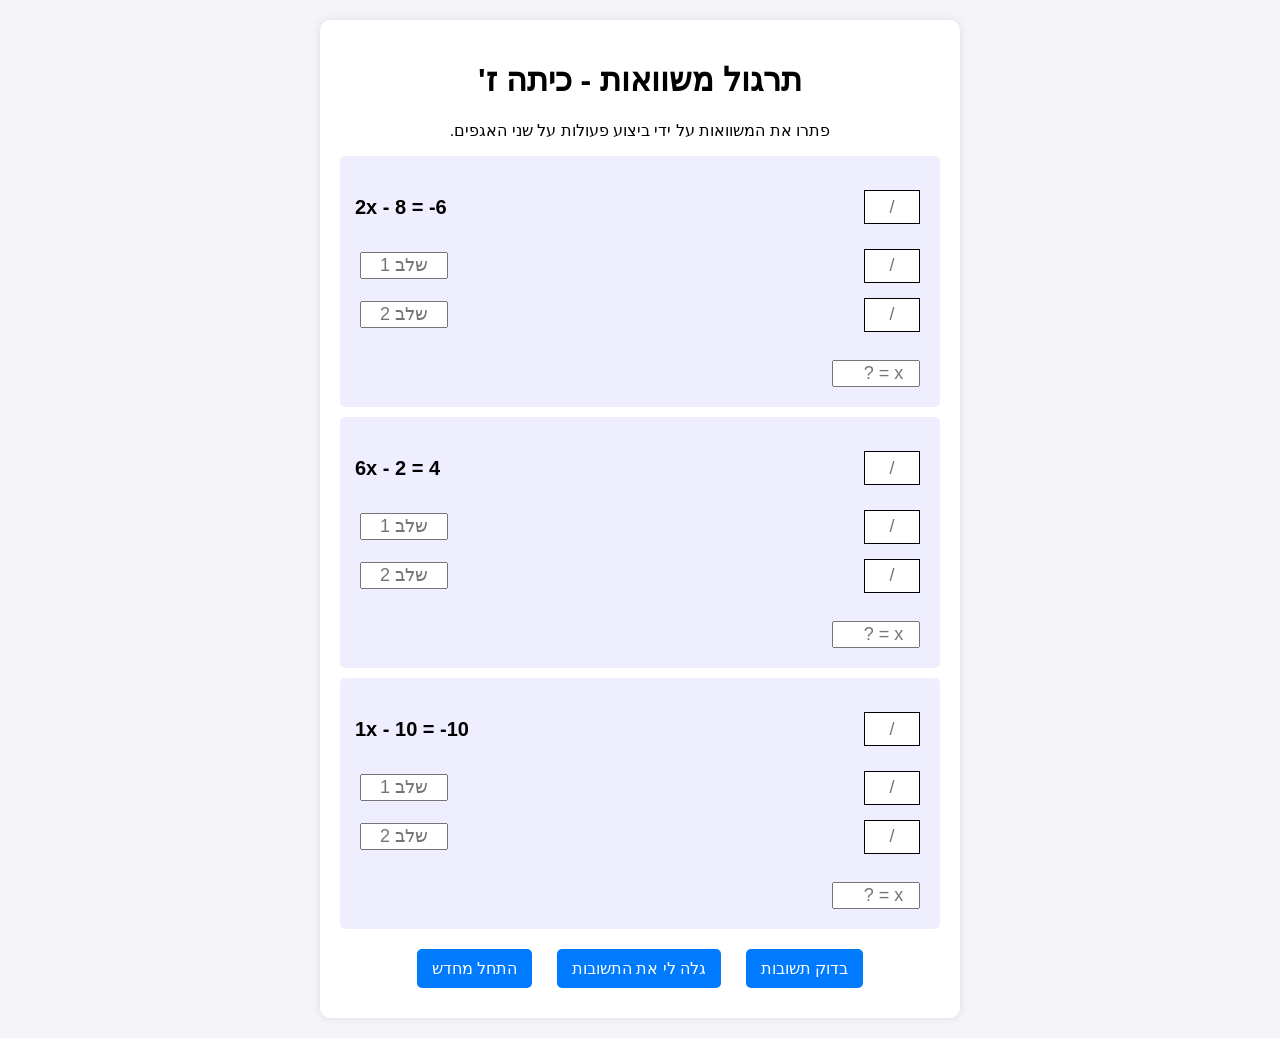
<file: index.html>
<!DOCTYPE html>
<html lang="he">
<head>
    <meta charset="UTF-8">
    <meta name="viewport" content="width=device-width, initial-scale=1.0">
    <title>תרגול משוואות - כיתה ז'</title>
    <link rel="stylesheet" href="style.css">
</head>
<body>
    <div class="container">
        <h1>תרגול משוואות - כיתה ז'</h1>
        <p>פתרו את המשוואות על ידי ביצוע פעולות על שני האגפים.</p>
        <div id="exercises">טוען משוואות...</div>
        <button onclick="checkAnswers()">בדוק תשובות</button>
        <button onclick="showAnswers()">גלה לי את התשובות</button>
        <button onclick="generateExercises()">התחל מחדש</button>
    </div>

    <script src="script.js"></script>
</body>
</html>
</file>
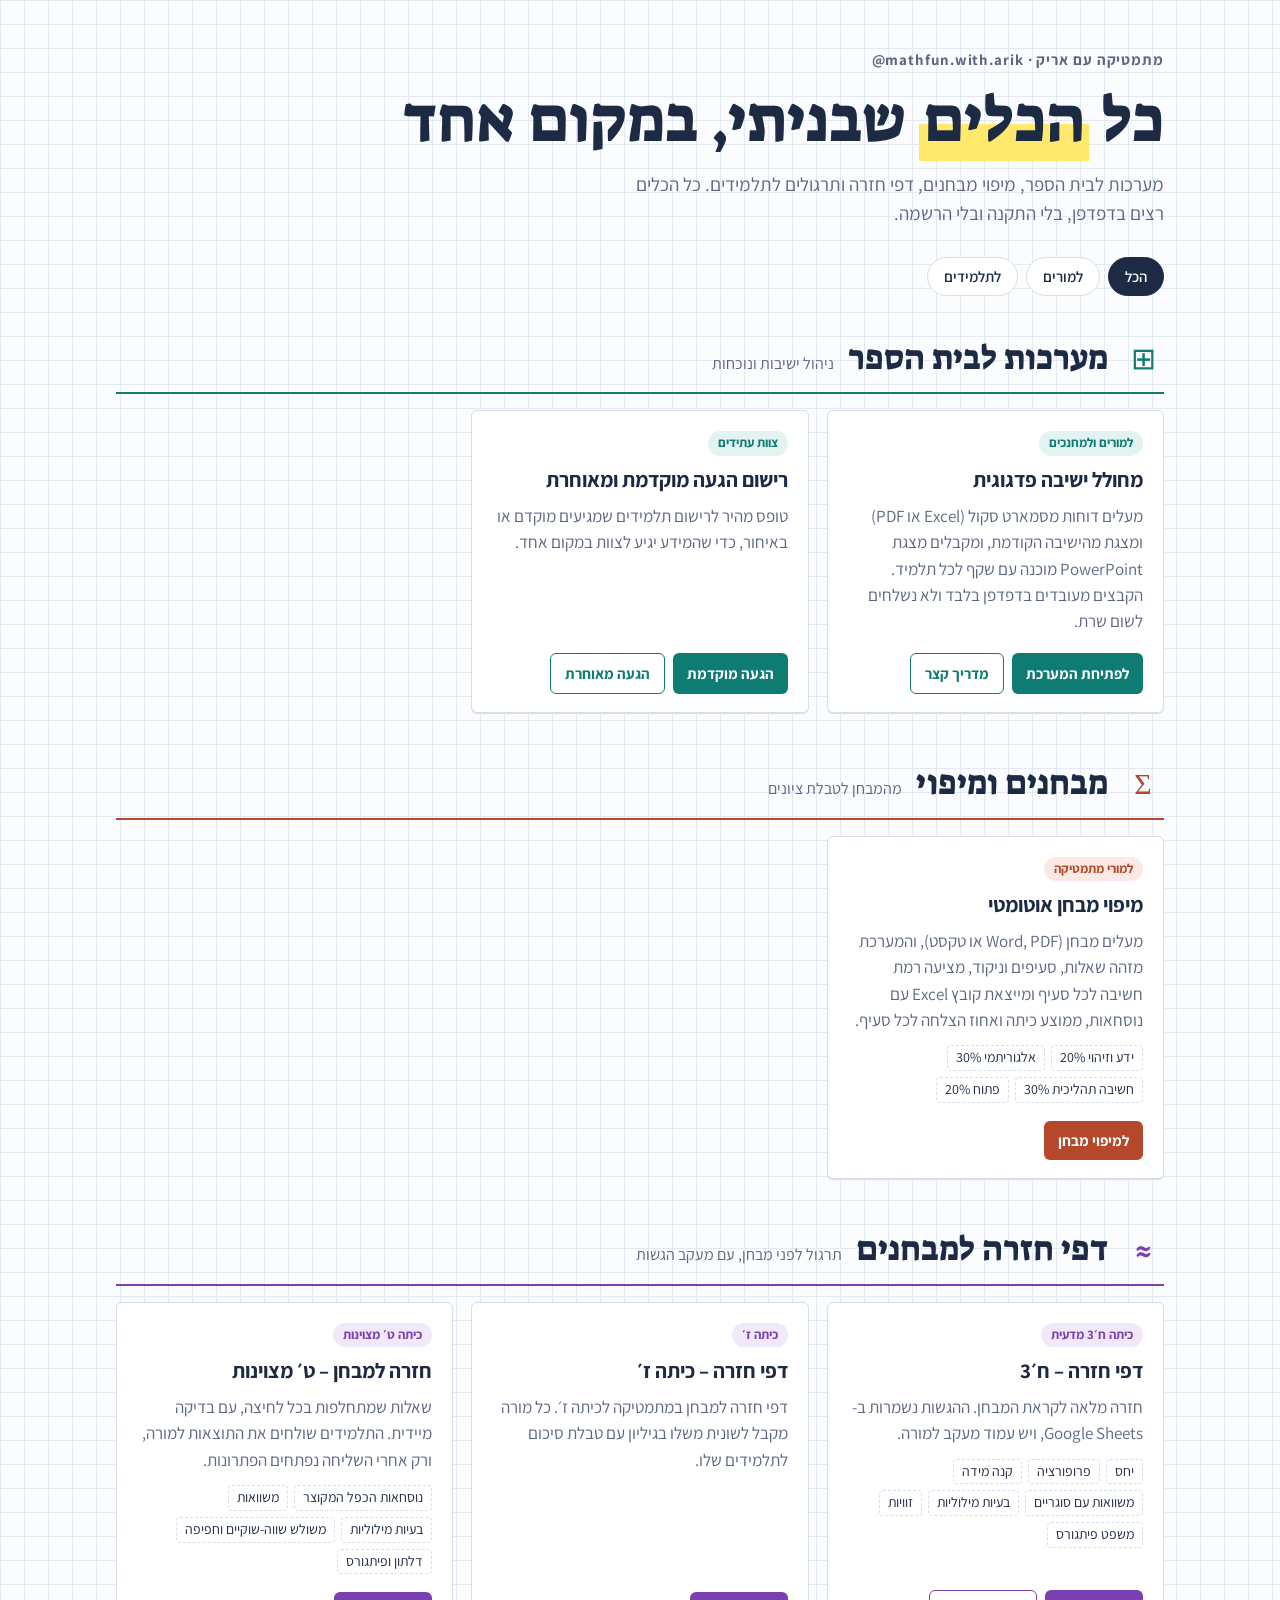
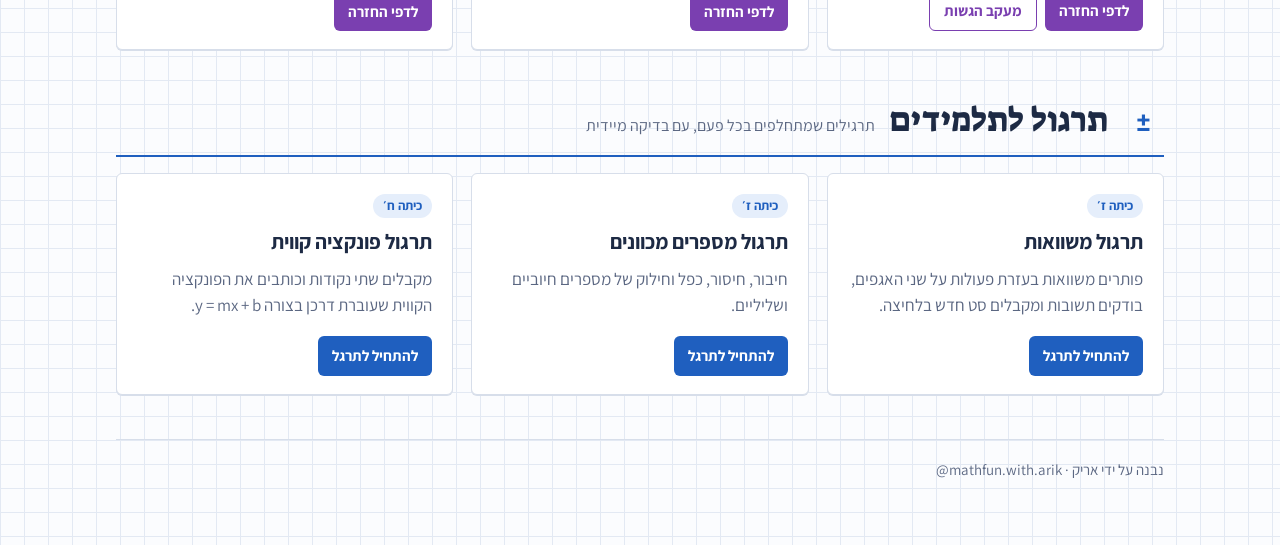
<file: tools/index.html>
<!DOCTYPE html>
<html lang="he" dir="rtl">
<head>
<meta charset="UTF-8">
<meta name="viewport" content="width=device-width, initial-scale=1.0, viewport-fit=cover">
<title>הכלים של אריק</title>
<link rel="preconnect" href="https://fonts.googleapis.com">
<link rel="stylesheet" href="https://fonts.googleapis.com/css2?family=Suez+One&family=Assistant:wght@400;600;700&display=swap">
<style>
/* Layout: מחברת משבצות — כותרת בכתב יד מודגש, ארבע רובריקות לפי תחום, כרטיסים כמו פתקים על דף משבצות */
:root{
  --paper:#fbfcfe; --grid:#e3e9f3; --ink:#1d2a44; --muted:#5b6782; --card:#ffffff; --line:#d7deea;
  --hl:#ffe86b; --c1:#0f7c74; --c2:#b5482a; --c3:#7a3fb0; --c4:#1f5fbf;
  --c1s:#e2f3f1; --c2s:#fbe9e3; --c3s:#f1e8fa; --c4s:#e5eefb;
  --display:"Suez One","Assistant",Georgia,serif;
  --body:"Assistant","Segoe UI",Arial,sans-serif;
}
@media (prefers-color-scheme: dark){:root:not([data-theme="light"]){
  --paper:#121826; --grid:#1c2436; --ink:#e7ecf6; --muted:#9aa6c0; --card:#192133; --line:#2a3550;
  --hl:#8a7414; --c1:#4cc7bb; --c2:#f08a6a; --c3:#c49cf0; --c4:#7fa9f2;
  --c1s:#16302f; --c2s:#36211b; --c3s:#2a2140; --c4s:#1a2a45; color-scheme:dark}}
:root[data-theme="dark"]{
  --paper:#121826; --grid:#1c2436; --ink:#e7ecf6; --muted:#9aa6c0; --card:#192133; --line:#2a3550;
  --hl:#8a7414; --c1:#4cc7bb; --c2:#f08a6a; --c3:#c49cf0; --c4:#7fa9f2;
  --c1s:#16302f; --c2s:#36211b; --c3s:#2a2140; --c4s:#1a2a45; color-scheme:dark}

*{box-sizing:border-box}
body{
  margin:0; font-family:var(--body); font-size:17px; line-height:1.55; color:var(--ink);
  background-color:var(--paper);
  background-image:linear-gradient(var(--grid) 1px,transparent 1px),linear-gradient(90deg,var(--grid) 1px,transparent 1px);
  background-size:24px 24px;
}
.wrap{max-width:1080px; margin:0 auto; padding-block:48px 64px;
  padding-left:max(16px,env(safe-area-inset-left,0px)); padding-right:max(16px,env(safe-area-inset-right,0px))}

header{display:grid; gap:14px; margin-bottom:28px}
.eyebrow{font-weight:700; letter-spacing:.06em; color:var(--muted); font-size:15px}
h1{font-family:var(--display); font-weight:400; font-size:clamp(38px,7vw,64px); line-height:1.1; margin:0; text-wrap:balance}
h1 mark{background:linear-gradient(transparent 55%,var(--hl) 55%); color:inherit; padding:0 4px}
.lead{max-width:62ch; margin:0; color:var(--muted); font-size:19px}

.filters{display:flex; flex-wrap:wrap; gap:8px; margin:6px 0 36px}
.filters button{font:inherit; font-weight:600; font-size:15px; padding:7px 16px; border-radius:999px;
  border:1.5px solid var(--line); background:var(--card); color:var(--ink); cursor:pointer}
.filters button[aria-pressed="true"]{background:var(--ink); color:var(--paper); border-color:var(--ink)}
.filters button:focus-visible,a:focus-visible{outline:3px solid var(--c4); outline-offset:2px}

section{margin-bottom:44px}
.sec-head{display:flex; align-items:baseline; gap:14px; flex-wrap:wrap; margin-bottom:16px;
  border-bottom:2px solid var(--accent); padding-bottom:8px}
.sym{font-family:var(--display); font-size:30px; color:var(--accent); line-height:1; min-width:1.4em; text-align:center}
h2{font-family:var(--display); font-weight:400; font-size:clamp(26px,4vw,34px); margin:0; text-wrap:balance}
.sec-sub{color:var(--muted); font-size:16px}

.grid{display:grid; grid-template-columns:repeat(auto-fill,minmax(300px,1fr)); gap:18px}
@media (max-width:420px){.grid{grid-template-columns:1fr}}
.card{background:var(--card); border:1px solid var(--line); border-radius:6px; padding:20px 20px 18px;
  display:flex; flex-direction:column; gap:10px; min-width:0;
  box-shadow:0 1px 0 var(--line); transition:transform .15s, box-shadow .15s}
.card:hover{transform:translateY(-2px); box-shadow:0 8px 20px -12px rgba(20,30,60,.35)}
.tags{display:flex; gap:6px; flex-wrap:wrap}
.tag{font-size:13px; font-weight:700; padding:2px 10px; border-radius:999px; background:var(--soft); color:var(--accent)}
h3{font-family:var(--body); font-weight:700; font-size:21px; margin:0; line-height:1.3}
.card p{margin:0; color:var(--muted)}
.topics{display:flex; flex-wrap:wrap; gap:6px; margin:2px 0 0; padding:0; list-style:none}
.topics li{font-size:14px; border:1px dashed var(--line); border-radius:4px; padding:1px 8px; color:var(--ink)}
.links{display:flex; flex-wrap:wrap; gap:8px; margin-top:auto; padding-top:8px}
.btn{display:inline-flex; align-items:center; gap:6px; text-decoration:none; font-weight:700; font-size:15px;
  padding:8px 14px; border-radius:6px; background:var(--accent); color:var(--card)}
.btn.ghost{background:transparent; color:var(--accent); border:1.5px solid var(--accent)}
.btn:hover{filter:brightness(1.08)}

.s1{--accent:var(--c1); --soft:var(--c1s)}
.s2{--accent:var(--c2); --soft:var(--c2s)}
.s3{--accent:var(--c3); --soft:var(--c3s)}
.s4{--accent:var(--c4); --soft:var(--c4s)}

footer{border-top:1px solid var(--line); padding-top:18px; color:var(--muted); font-size:15px; display:flex; flex-wrap:wrap; gap:6px 18px}
@media (prefers-reduced-motion:reduce){.card{transition:none}.card:hover{transform:none}}
</style>
</head>
<body>

<div class="wrap" dir="rtl" lang="he">
  <header>
    <div class="eyebrow">מתמטיקה עם אריק · ‎@mathfun.with.arik</div>
    <h1>כל <mark>הכלים</mark> שבניתי, במקום אחד</h1>
    <p class="lead">מערכות לבית הספר, מיפוי מבחנים, דפי חזרה ותרגולים לתלמידים. כל הכלים רצים בדפדפן, בלי התקנה ובלי הרשמה.</p>
  </header>

  <nav class="filters" aria-label="סינון לפי קהל">
    <button type="button" id="f-all" data-f="all" aria-pressed="true">הכל</button>
    <button type="button" id="f-teacher" data-f="teacher" aria-pressed="false">למורים</button>
    <button type="button" id="f-student" data-f="student" aria-pressed="false">לתלמידים</button>
  </nav>

  <section class="s1">
    <div class="sec-head"><span class="sym" aria-hidden="true">⊞</span><h2>מערכות לבית הספר</h2><span class="sec-sub">ניהול ישיבות ונוכחות</span></div>
    <div class="grid">
      <article class="card" data-aud="teacher">
        <div class="tags"><span class="tag">למורים ולמחנכים</span></div>
        <h3>מחולל ישיבה פדגוגית</h3>
        <p>מעלים דוחות מסמארט סקול (Excel או PDF) ומצגת מהישיבה הקודמת, ומקבלים מצגת PowerPoint מוכנה עם שקף לכל תלמיד. הקבצים מעובדים בדפדפן בלבד ולא נשלחים לשום שרת.</p>
        <div class="links">
          <a class="btn" href="https://arikbo.github.io/pedagogical-meeting/" target="_blank" rel="noopener">לפתיחת המערכת</a>
          <a class="btn ghost" href="https://arikbo.github.io/pedagogical-meeting/guide/" target="_blank" rel="noopener">מדריך קצר</a>
        </div>
      </article>
      <article class="card" data-aud="teacher">
        <div class="tags"><span class="tag">צוות עתידים</span></div>
        <h3>רישום הגעה מוקדמת ומאוחרת</h3>
        <p>טופס מהיר לרישום תלמידים שמגיעים מוקדם או באיחור, כדי שהמידע יגיע לצוות במקום אחד.</p>
        <div class="links">
          <a class="btn" href="https://arikbo.github.io/Iarrive/" target="_blank" rel="noopener">הגעה מוקדמת</a>
          <a class="btn ghost" href="https://arikbo.github.io/Iarrive/meahrim.html" target="_blank" rel="noopener">הגעה מאוחרת</a>
        </div>
      </article>
    </div>
  </section>

  <section class="s2">
    <div class="sec-head"><span class="sym" aria-hidden="true">Σ</span><h2>מבחנים ומיפוי</h2><span class="sec-sub">מהמבחן לטבלת ציונים</span></div>
    <div class="grid">
      <article class="card" data-aud="teacher">
        <div class="tags"><span class="tag">למורי מתמטיקה</span></div>
        <h3>מיפוי מבחן אוטומטי</h3>
        <p>מעלים מבחן (Word, PDF או טקסט), והמערכת מזהה שאלות, סעיפים וניקוד, מציעה רמת חשיבה לכל סעיף ומייצאת קובץ Excel עם נוסחאות, ממוצע כיתה ואחוז הצלחה לכל סעיף.</p>
        <ul class="topics" aria-label="רמות חשיבה">
          <li>ידע וזיהוי 20%</li><li>אלגוריתמי 30%</li><li>חשיבה תהליכית 30%</li><li>פתוח 20%</li>
        </ul>
        <div class="links">
          <a class="btn" href="https://arikbo.github.io/math-test-mapping/" target="_blank" rel="noopener">למיפוי מבחן</a>
        </div>
      </article>
    </div>
  </section>

  <section class="s3">
    <div class="sec-head"><span class="sym" aria-hidden="true">≈</span><h2>דפי חזרה למבחנים</h2><span class="sec-sub">תרגול לפני מבחן, עם מעקב הגשות</span></div>
    <div class="grid">
      <article class="card" data-aud="student">
        <div class="tags"><span class="tag">כיתה ח׳3 מדעית</span></div>
        <h3>דפי חזרה – ח׳3</h3>
        <p>חזרה מלאה לקראת המבחן. ההגשות נשמרות ב-Google Sheets, ויש עמוד מעקב למורה.</p>
        <ul class="topics" aria-label="נושאים">
          <li>יחס</li><li>פרופורציה</li><li>קנה מידה</li><li>משוואות עם סוגריים</li><li>בעיות מילוליות</li><li>זוויות</li><li>משפט פיתגורס</li>
        </ul>
        <div class="links">
          <a class="btn" href="https://arikbo.github.io/review-8c/" target="_blank" rel="noopener">לדפי החזרה</a>
          <a class="btn ghost" href="https://arikbo.github.io/review-8c/admin.html" target="_blank" rel="noopener">מעקב הגשות</a>
        </div>
      </article>
      <article class="card" data-aud="student">
        <div class="tags"><span class="tag">כיתה ז׳</span></div>
        <h3>דפי חזרה – כיתה ז׳</h3>
        <p>דפי חזרה למבחן במתמטיקה לכיתה ז׳. כל מורה מקבל לשונית משלו בגיליון עם טבלת סיכום לתלמידים שלו.</p>
        <div class="links">
          <a class="btn" href="https://arikbo.github.io/test1bonus-7grade/" target="_blank" rel="noopener">לדפי החזרה</a>
        </div>
      </article>
      <article class="card" data-aud="student">
        <div class="tags"><span class="tag">כיתה ט׳ מצוינות</span></div>
        <h3>חזרה למבחן – ט׳ מצוינות</h3>
        <p>שאלות שמתחלפות בכל לחיצה, עם בדיקה מיידית. התלמידים שולחים את התוצאות למורה, ורק אחרי השליחה נפתחים הפתרונות.</p>
        <ul class="topics" aria-label="נושאים">
          <li>נוסחאות הכפל המקוצר</li><li>משוואות</li><li>בעיות מילוליות</li><li>משולש שווה-שוקיים וחפיפה</li><li>דלתון ופיתגורס</li>
        </ul>
        <div class="links">
          <a class="btn" href="https://claude.ai/artifact/KderMh2qBir5nE3mLEe9bH" target="_blank" rel="noopener">לדפי החזרה</a>
        </div>
      </article>
    </div>
  </section>

  <section class="s4">
    <div class="sec-head"><span class="sym" aria-hidden="true">±</span><h2>תרגול לתלמידים</h2><span class="sec-sub">תרגילים שמתחלפים בכל פעם, עם בדיקה מיידית</span></div>
    <div class="grid">
      <article class="card" data-aud="student">
        <div class="tags"><span class="tag">כיתה ז׳</span></div>
        <h3>תרגול משוואות</h3>
        <p>פותרים משוואות בעזרת פעולות על שני האגפים, בודקים תשובות ומקבלים סט חדש בלחיצה.</p>
        <div class="links"><a class="btn" href="../" target="_blank" rel="noopener">להתחיל לתרגל</a></div>
      </article>
      <article class="card" data-aud="student">
        <div class="tags"><span class="tag">כיתה ז׳</span></div>
        <h3>תרגול מספרים מכוונים</h3>
        <p>חיבור, חיסור, כפל וחילוק של מספרים חיוביים ושליליים.</p>
        <div class="links"><a class="btn" href="https://arikbo.github.io/MathPractice-/" target="_blank" rel="noopener">להתחיל לתרגל</a></div>
      </article>
      <article class="card" data-aud="student">
        <div class="tags"><span class="tag">כיתה ח׳</span></div>
        <h3>תרגול פונקציה קווית</h3>
        <p>מקבלים שתי נקודות וכותבים את הפונקציה הקווית שעוברת דרכן בצורה <span dir="ltr">y = mx + b</span>.</p>
        <div class="links"><a class="btn" href="https://arikbo.github.io/math/" target="_blank" rel="noopener">להתחיל לתרגל</a></div>
      </article>
    </div>
  </section>

  <footer>
    <span>נבנה על ידי אריק · ‎@mathfun.with.arik</span>
  </footer>
</div>

<script>
document.querySelectorAll('.filters button').forEach(function(b){
  b.addEventListener('click',function(){
    var f=b.dataset.f;
    document.querySelectorAll('.filters button').forEach(function(x){x.setAttribute('aria-pressed',x===b?'true':'false')});
    document.querySelectorAll('.card').forEach(function(c){c.hidden=!(f==='all'||c.dataset.aud===f)});
    document.querySelectorAll('section').forEach(function(s){s.hidden=!s.querySelector('.card:not([hidden])')});
  });
});
</script>
</body>
</html>
</file>
<file: style.css>
body {
    font-family: Arial, sans-serif;
    direction: rtl;
    text-align: center;
    background-color: #f4f4f9;
}

.container {
    width: 80%;
    max-width: 600px;
    margin: 20px auto;
    padding: 20px;
    background: white;
    border-radius: 10px;
    box-shadow: 0 0 10px rgba(0, 0, 0, 0.1);
}

.exercise {
    background: #eef;
    padding: 15px;
    margin: 10px 0;
    border-radius: 5px;
    text-align: right;
}

.equation {
    font-size: 20px;
    direction: ltr; /* מיישר את המשוואה משמאל לימין */
    text-align: left;
    font-weight: bold;
}

.operation-box {
    display: inline-block;
    width: 50px;
    height: 30px;
    border: 1px solid black;
    margin-left: 10px;
    text-align: center;
    font-size: 18px;
    background: white;
}

.input-row {
    display: flex;
    justify-content: space-between;
    align-items: center;
    margin-top: 5px;
}

input {
    width: 80px;
    text-align: center;
    font-size: 18px;
    margin: 5px;
}

.result {
    font-size: 20px;
    margin-left: 10px;
}

button {
    margin: 10px;
    padding: 10px 15px;
    font-size: 16px;
    background: #007bff;
    color: white;
    border: none;
    border-radius: 5px;
    cursor: pointer;
}

button:hover {
    background: #0056b3;
}
</file>
